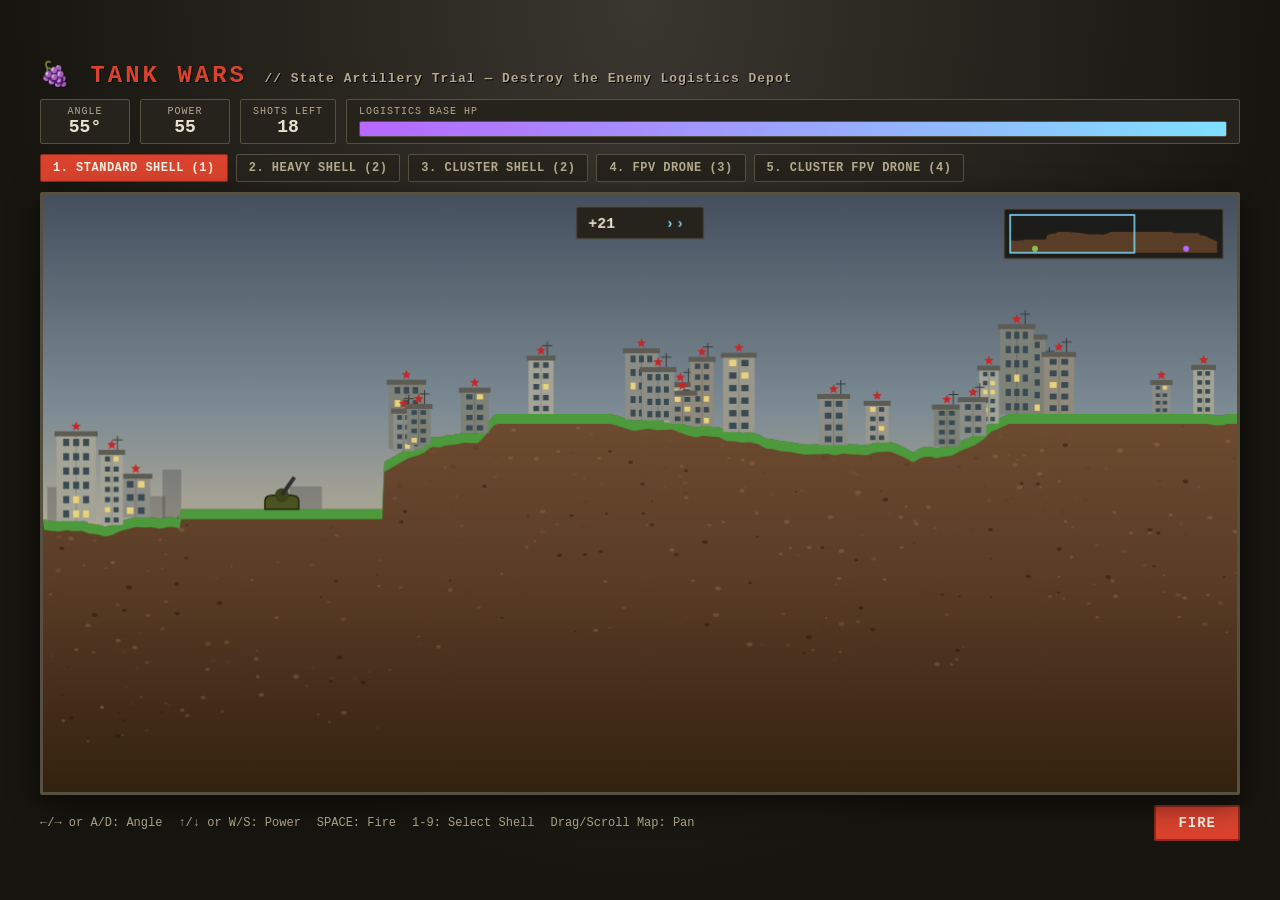
<file: tank-wars/index.html>
<!DOCTYPE html>
<html lang="en">
<head>
<meta charset="UTF-8" />
<title>Tank Wars - Logistics Base Assault (Soviet Edition)</title>
<link rel="stylesheet" href="style.css" />
</head>
<body>
  <div id="game-wrap">
    <h1>🍇 TANK WARS <span class="sub">// State Artillery Trial — Destroy the Enemy Logistics Depot</span></h1>

    <div id="hud">
      <div class="hud-box">
        <div class="hud-label">Angle</div>
        <div class="hud-value" id="hud-angle">45°</div>
      </div>
      <div class="hud-box">
        <div class="hud-label">Power</div>
        <div class="hud-value" id="hud-power">50</div>
      </div>
      <div class="hud-box">
        <div class="hud-label">Shots Left</div>
        <div class="hud-value" id="hud-ammo">18</div>
      </div>
      <div class="hud-box wide">
        <div class="hud-label">Logistics Base HP</div>
        <div id="hp-bar-outer"><div id="hp-bar-inner"></div></div>
      </div>
    </div>

    <div id="weapon-select"></div>

    <div id="drone-status" class="hidden">
      <span>PILOTING FPV DRONE — ARROWS/WASD TO STEER</span>
      <div id="battery-bar-outer"><div id="battery-bar-inner"></div></div>
    </div>

    <div id="canvas-holder">
      <canvas id="game" width="1200" height="600"></canvas>
      <div id="overlay" class="hidden">
        <div id="overlay-title"></div>
        <div id="overlay-detail"></div>
        <button id="play-again">Play Again</button>
      </div>
    </div>

    <div id="controls-help">
      <span>&larr;/&rarr; or A/D: Angle</span>
      <span>&uarr;/&darr; or W/S: Power</span>
      <span>SPACE: Fire</span>
      <span>1-9: Select Shell</span>
      <span>Drag/Scroll Map: Pan</span>
      <button id="fire-btn">FIRE</button>
    </div>
  </div>

  <script src="settings.js"></script>
  <script src="game.js"></script>
</body>
</html>
</file>
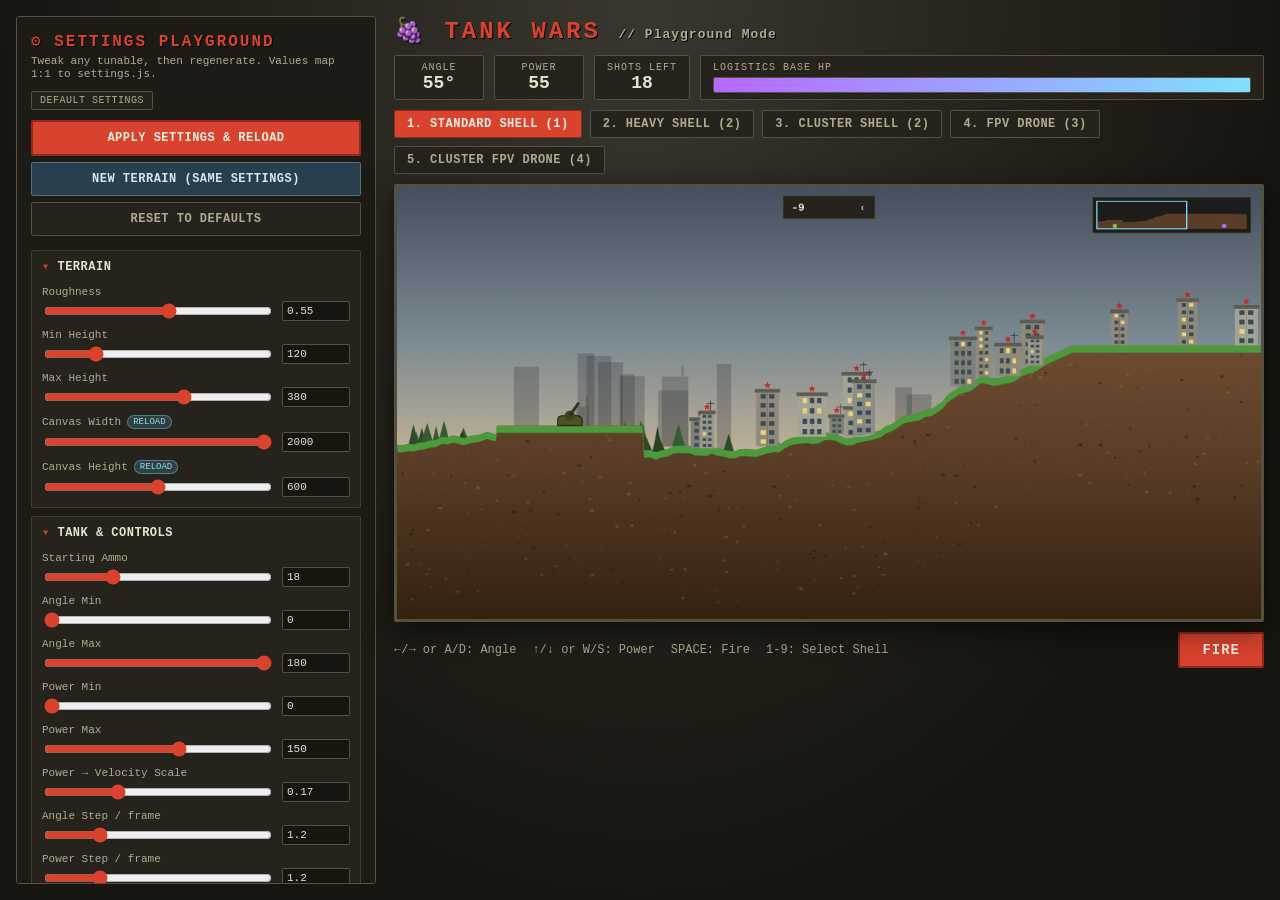
<file: tank-wars/playground.html>
<!DOCTYPE html>
<html lang="en">
<head>
<meta charset="UTF-8" />
<title>Tank Wars - Settings Playground</title>
<link rel="stylesheet" href="style.css" />
<link rel="stylesheet" href="playground.css" />
</head>
<body class="pg-body">
  <div id="pg-layout">
    <aside id="pg-panel">
      <h1>⚙ Settings Playground</h1>
      <div class="pg-sub">Tweak any tunable, then regenerate. Values map 1:1 to <code>settings.js</code>.</div>
      <div id="pg-status">Default settings</div>
      <div class="pg-actions">
        <button id="pg-apply">Apply Settings & Reload</button>
        <button id="pg-newmap">New Terrain (Same Settings)</button>
        <button id="pg-reset">Reset to Defaults</button>
      </div>
      <div id="pg-sections"></div>
    </aside>

    <main id="pg-game">
      <div id="game-wrap">
        <h1>🍇 TANK WARS <span class="sub">// Playground Mode</span></h1>

        <div id="hud">
          <div class="hud-box">
            <div class="hud-label">Angle</div>
            <div class="hud-value" id="hud-angle">45°</div>
          </div>
          <div class="hud-box">
            <div class="hud-label">Power</div>
            <div class="hud-value" id="hud-power">50</div>
          </div>
          <div class="hud-box">
            <div class="hud-label">Shots Left</div>
            <div class="hud-value" id="hud-ammo">18</div>
          </div>
          <div class="hud-box wide">
            <div class="hud-label">Logistics Base HP</div>
            <div id="hp-bar-outer"><div id="hp-bar-inner"></div></div>
          </div>
        </div>

        <div id="weapon-select"></div>

        <div id="drone-status" class="hidden">
          <span>PILOTING FPV DRONE — ARROWS/WASD TO STEER</span>
          <div id="battery-bar-outer"><div id="battery-bar-inner"></div></div>
        </div>

        <div id="canvas-holder">
          <canvas id="game" width="1200" height="600"></canvas>
          <div id="overlay" class="hidden">
            <div id="overlay-title"></div>
            <div id="overlay-detail"></div>
            <button id="play-again">Play Again</button>
          </div>
        </div>

        <div id="controls-help">
          <span>&larr;/&rarr; or A/D: Angle</span>
          <span>&uarr;/&darr; or W/S: Power</span>
          <span>SPACE: Fire</span>
          <span>1-9: Select Shell</span>
          <button id="fire-btn">FIRE</button>
        </div>
      </div>
    </main>
  </div>

  <script src="settings.js"></script>
  <script src="playground-utils.js"></script>
  <script src="game.js"></script>
  <script src="playground.js"></script>
</body>
</html>
</file>
<file: tank-wars/style.css>
* { box-sizing: border-box; }

body {
  margin: 0;
  min-height: 100vh;
  display: flex;
  align-items: center;
  justify-content: center;
  background: radial-gradient(ellipse at top, #3a3630 0%, #17150f 70%);
  font-family: "Courier New", Consolas, monospace;
  color: #e9e2cf;
  padding: 16px;
}

#game-wrap {
  width: 1200px;
  max-width: 100%;
}

h1 {
  margin: 0 0 10px;
  font-size: 24px;
  letter-spacing: 3px;
  text-transform: uppercase;
  color: #d9432e;
  text-shadow: 1px 1px 0 #000;
}

h1 .sub {
  font-size: 13px;
  color: #b3a98e;
  letter-spacing: 1px;
  text-transform: none;
}

#hud {
  display: flex;
  gap: 10px;
  margin-bottom: 10px;
  flex-wrap: wrap;
}

.hud-box {
  background: #26231d;
  border: 1px solid #55503f;
  border-radius: 2px;
  padding: 6px 12px;
  min-width: 90px;
  text-align: center;
}

.hud-box.wide {
  flex: 1;
  min-width: 220px;
  text-align: left;
}

.hud-label {
  font-size: 10px;
  color: #b3a98e;
  text-transform: uppercase;
  letter-spacing: 1px;
}

.hud-value {
  font-size: 18px;
  font-weight: bold;
  color: #e9e2cf;
}


#hp-bar-outer {
  height: 16px;
  background: #17150f;
  border: 1px solid #55503f;
  border-radius: 2px;
  margin-top: 4px;
  overflow: hidden;
}

#hp-bar-inner {
  height: 100%;
  width: 100%;
  background: linear-gradient(90deg, #8b5cf6, #a37fff);
  transition: width 0.25s ease-out, background 0.25s ease-out;
}

#drone-status {
  background: #26231d;
  border: 1px solid #d9432e;
  border-radius: 2px;
  padding: 6px 12px;
  margin-bottom: 10px;
  font-size: 11px;
  letter-spacing: 1px;
  color: #e9e2cf;
}

#drone-status.hidden {
  display: none;
}

#battery-bar-outer {
  height: 8px;
  background: #17150f;
  border: 1px solid #55503f;
  border-radius: 2px;
  margin-top: 4px;
  overflow: hidden;
}

#battery-bar-inner {
  height: 100%;
  width: 100%;
  background: linear-gradient(90deg, #d9432e, #e8863f);
  transition: width 0.1s linear;
}

#weapon-select {
  display: flex;
  gap: 8px;
  margin-bottom: 10px;
  flex-wrap: wrap;
}

.weapon-btn {
  padding: 6px 12px;
  font-size: 12px;
  font-family: inherit;
  font-weight: bold;
  text-transform: uppercase;
  letter-spacing: 0.5px;
  background: #26231d;
  color: #b3a98e;
  border: 1px solid #55503f;
  border-radius: 2px;
  cursor: pointer;
}

.weapon-btn:hover:not(:disabled) {
  border-color: #d9432e;
  color: #e9e2cf;
}

.weapon-btn.active {
  background: #d9432e;
  color: #f5efe0;
  border-color: #8f2a1c;
}

.weapon-btn:disabled {
  opacity: 0.4;
  cursor: not-allowed;
}

#canvas-holder {
  position: relative;
  border: 3px solid #55503f;
  border-radius: 2px;
  overflow: hidden;
  box-shadow: 0 8px 30px rgba(0, 0, 0, 0.6);
}

canvas {
  display: block;
  background: #8fa9ac;
  width: 100%;
  height: auto;
  cursor: grab;
}

canvas:active {
  cursor: grabbing;
}

#overlay {
  position: absolute;
  inset: 0;
  background: rgba(10, 9, 6, 0.86);
  display: flex;
  flex-direction: column;
  align-items: center;
  justify-content: center;
  gap: 10px;
  text-align: center;
}

#overlay.hidden {
  display: none;
}

#overlay-title {
  font-size: 32px;
  font-weight: bold;
  text-transform: uppercase;
  letter-spacing: 1px;
  color: #d9432e;
  text-shadow: 1px 1px 0 #000;
}

#overlay-detail {
  font-size: 16px;
  color: #e9e2cf;
  line-height: 1.6;
}

#play-again {
  margin-top: 10px;
  padding: 10px 24px;
  font-size: 15px;
  font-family: inherit;
  font-weight: bold;
  text-transform: uppercase;
  letter-spacing: 1px;
  background: #d9432e;
  color: #f5efe0;
  border: 2px solid #8f2a1c;
  border-radius: 2px;
  cursor: pointer;
}

#play-again:hover {
  background: #e85942;
}

#controls-help {
  display: flex;
  align-items: center;
  gap: 16px;
  margin-top: 10px;
  font-size: 12px;
  color: #b3a98e;
  flex-wrap: wrap;
}

#fire-btn {
  margin-left: auto;
  padding: 8px 22px;
  font-size: 14px;
  font-family: inherit;
  font-weight: bold;
  text-transform: uppercase;
  letter-spacing: 1px;
  background: #d9432e;
  color: #f5efe0;
  border: 2px solid #8f2a1c;
  border-radius: 2px;
  cursor: pointer;
}

#fire-btn:hover {
  background: #e85942;
}

#fire-btn:disabled {
  background: #4a4a4a;
  color: #888;
  border-color: #333;
  cursor: not-allowed;
}
</file>
<file: tank-wars/playground.css>
body.pg-body {
  display: block;
  padding: 16px;
  align-items: initial;
  justify-content: initial;
}

#pg-layout {
  display: flex;
  align-items: flex-start;
  gap: 18px;
  max-width: 1620px;
  margin: 0 auto;
}

#pg-panel {
  width: 360px;
  flex: 0 0 360px;
  max-height: calc(100vh - 32px);
  overflow-y: auto;
  background: #1d1b16;
  border: 1px solid #55503f;
  border-radius: 3px;
  padding: 14px;
}

#pg-panel h1 {
  font-size: 16px;
  margin: 0 0 4px;
  letter-spacing: 2px;
  text-transform: uppercase;
  color: #d9432e;
  text-shadow: 1px 1px 0 #000;
}

#pg-panel .pg-sub {
  font-size: 11px;
  color: #b3a98e;
  margin-bottom: 10px;
}

#pg-status {
  display: inline-block;
  font-size: 10px;
  letter-spacing: 0.5px;
  text-transform: uppercase;
  padding: 3px 8px;
  border-radius: 2px;
  background: #26231d;
  border: 1px solid #55503f;
  color: #b3a98e;
  margin-bottom: 10px;
}

#pg-status.custom {
  border-color: #7fe0ff;
  color: #7fe0ff;
}

.pg-actions {
  display: flex;
  flex-direction: column;
  gap: 6px;
  margin-bottom: 14px;
}

.pg-actions button {
  font-family: inherit;
  font-size: 12px;
  font-weight: bold;
  text-transform: uppercase;
  letter-spacing: 0.5px;
  padding: 9px 10px;
  border-radius: 2px;
  cursor: pointer;
}

#pg-apply {
  background: #d9432e;
  color: #f5efe0;
  border: 2px solid #8f2a1c;
}
#pg-apply:hover { background: #e85942; }
#pg-apply.dirty { box-shadow: 0 0 0 2px rgba(217, 67, 46, 0.5); }

#pg-newmap {
  background: #2a3f4d;
  color: #cfe9f2;
  border: 1px solid #4f7386;
}
#pg-newmap:hover { background: #35516285; background: #35526a; }

#pg-reset {
  background: #26231d;
  color: #b3a98e;
  border: 1px solid #55503f;
}
#pg-reset:hover { color: #e9e2cf; border-color: #d9432e; }

#pg-sections details {
  background: #26231d;
  border: 1px solid #403c30;
  border-radius: 2px;
  margin-bottom: 8px;
}

#pg-sections summary {
  padding: 8px 10px;
  font-size: 12px;
  font-weight: bold;
  text-transform: uppercase;
  letter-spacing: 0.5px;
  color: #e9e2cf;
  cursor: pointer;
  list-style: none;
}
#pg-sections summary::-webkit-details-marker { display: none; }
#pg-sections summary::before { content: "▸ "; color: #d9432e; }
#pg-sections details[open] summary::before { content: "▾ "; }

.pg-section-body {
  padding: 4px 10px 10px;
  display: flex;
  flex-direction: column;
  gap: 8px;
}

.pg-field label {
  display: flex;
  align-items: center;
  gap: 6px;
  font-size: 11px;
  color: #b3a98e;
  margin-bottom: 3px;
}

.pg-reload-tag {
  font-size: 9px;
  padding: 1px 5px;
  border-radius: 8px;
  background: rgba(127, 224, 255, 0.15);
  color: #7fe0ff;
  border: 1px solid rgba(127, 224, 255, 0.4);
  text-transform: uppercase;
}

.pg-range-wrap {
  display: flex;
  align-items: center;
  gap: 8px;
}

.pg-range-wrap input[type="range"] {
  flex: 1;
  accent-color: #d9432e;
}

.pg-range-wrap input[type="number"] {
  width: 68px;
  background: #17150f;
  border: 1px solid #55503f;
  color: #e9e2cf;
  font-family: inherit;
  font-size: 11px;
  padding: 3px 4px;
  border-radius: 2px;
}

.pg-field select {
  width: 100%;
  background: #17150f;
  border: 1px solid #55503f;
  color: #e9e2cf;
  font-family: inherit;
  font-size: 12px;
  padding: 5px;
  border-radius: 2px;
}

.pg-field input[type="checkbox"] {
  width: 16px;
  height: 16px;
  accent-color: #d9432e;
}

#pg-game {
  flex: 1;
  min-width: 0;
}

@media (max-width: 1200px) {
  #pg-layout { flex-direction: column; }
  #pg-panel { width: 100%; flex: none; max-height: none; }
}
</file>
